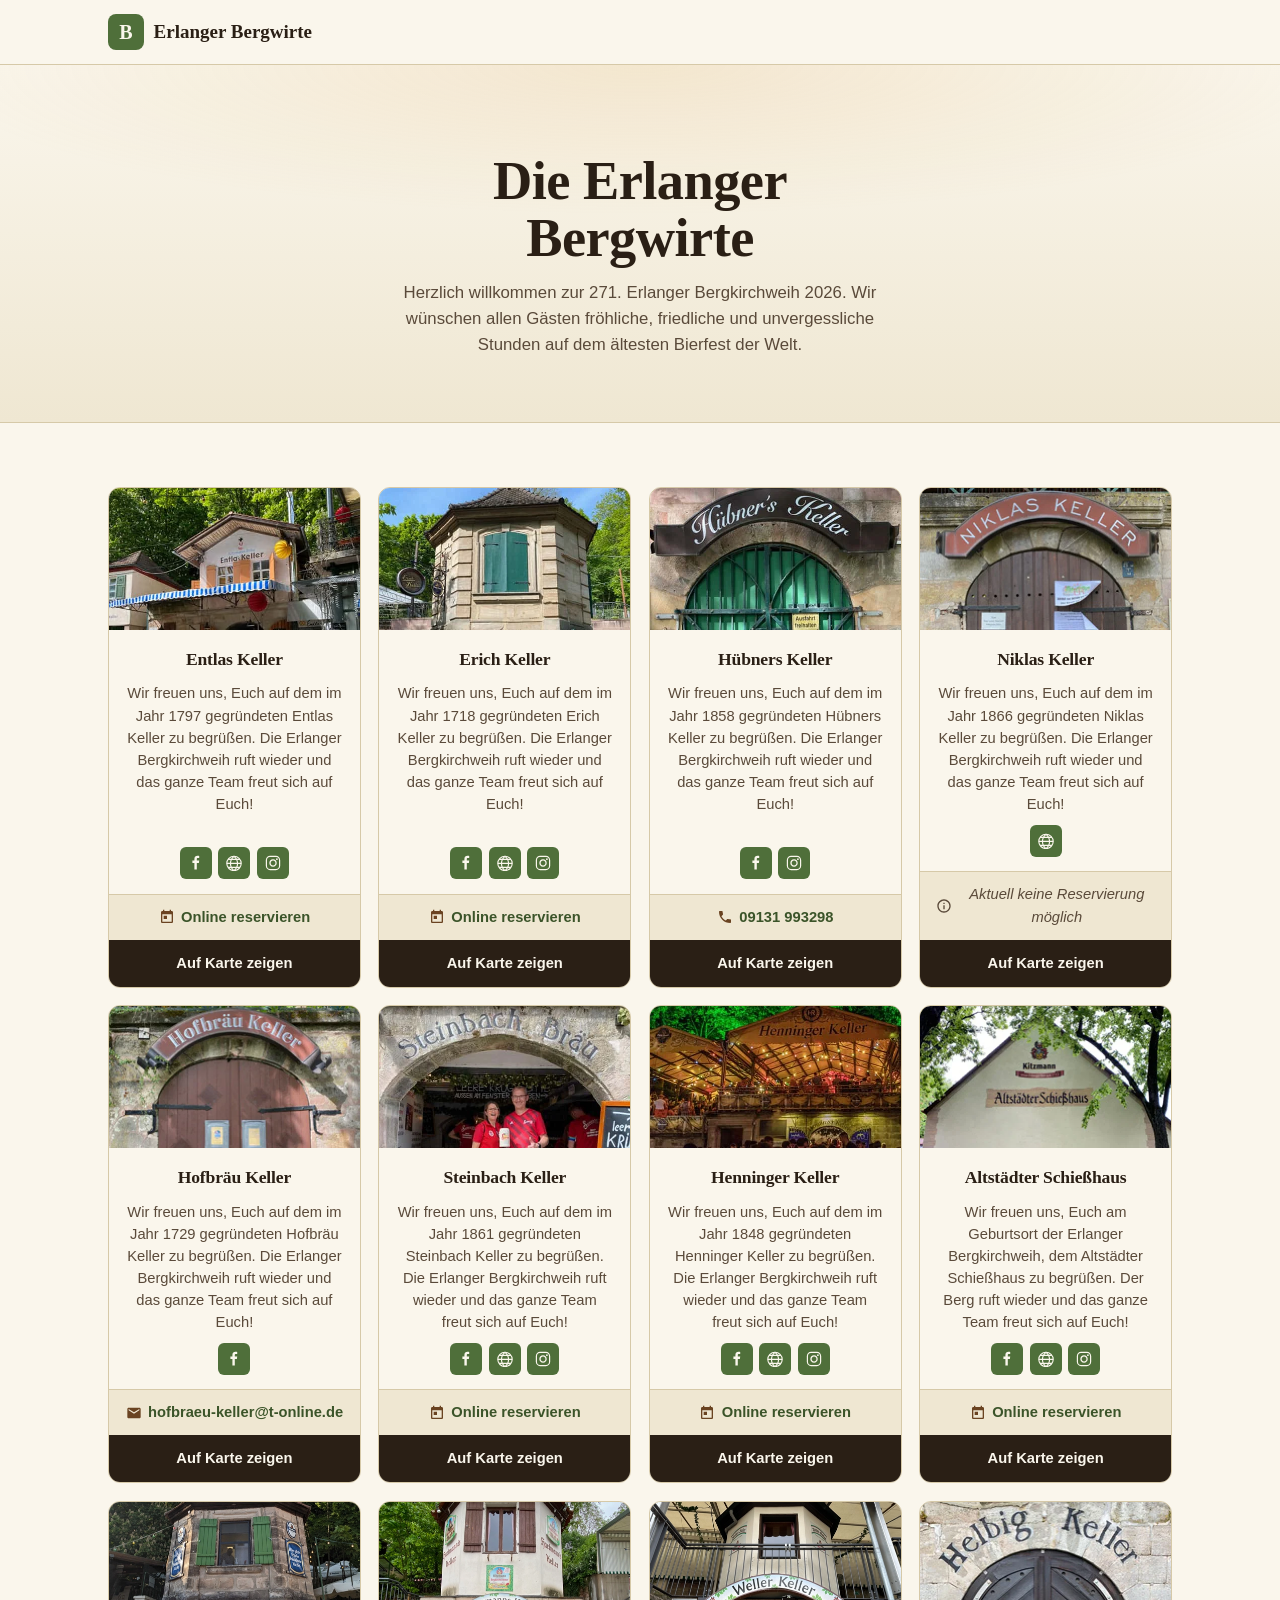
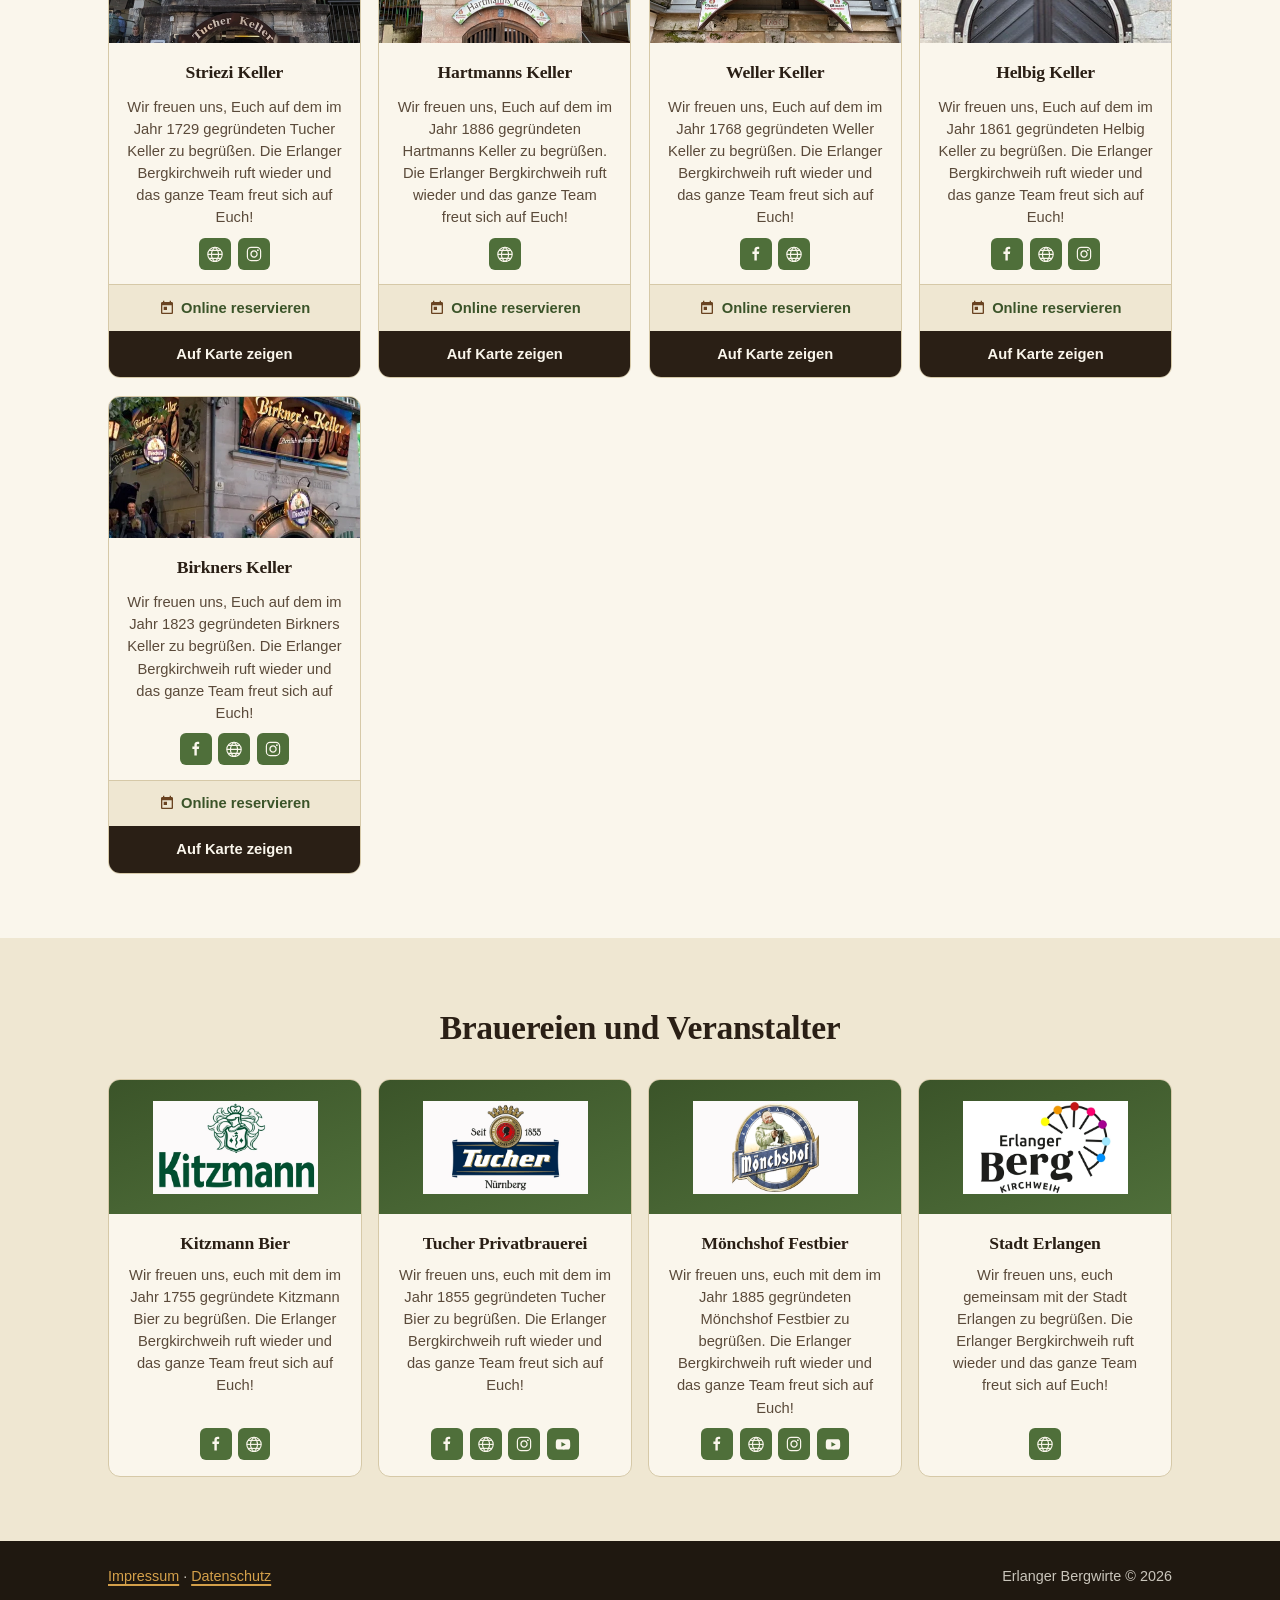
<file: index.html>
<!doctype html>
<html lang="de">
<head>
  <meta charset="utf-8">
  <meta name="viewport" content="width=device-width, initial-scale=1">
  <title>Erlanger Bergwirte</title>
  <meta name="description" content="Erlanger Bergwirte – herzlich willkommen zur 271. Erlanger Bergkirchweih 2026.">
  <meta name="theme-color" content="#4f6f3a">
  <meta property="og:title" content="Erlanger Bergwirte">
  <meta property="og:description" content="Herzlich willkommen zur 271. Erlanger Bergkirchweih 2026.">
  <meta property="og:type" content="website">
  <link rel="stylesheet" href="styles.css">
  <link rel="icon" href="data:image/svg+xml,%3Csvg xmlns='http://www.w3.org/2000/svg' viewBox='0 0 32 32'%3E%3Crect width='32' height='32' rx='6' fill='%234f6f3a'/%3E%3Ctext x='16' y='22' font-size='18' text-anchor='middle' fill='%23faf6ec' font-family='ui-serif,Georgia,serif' font-weight='700'%3EB%3C/text%3E%3C/svg%3E">
</head>
<body>

<svg xmlns="http://www.w3.org/2000/svg" style="position:absolute;width:0;height:0" aria-hidden="true">
  <symbol id="i-fb" viewBox="0 0 20 20"><path d="M11,10h2.6l0.4-3H11V5.3c0-0.9,0.2-1.5,1.5-1.5H14V1.1c-0.3,0-1-0.1-2.1-0.1C9.6,1,8,2.4,8,5v2H5.5v3H8v8h3V10z"/></symbol>
  <symbol id="i-web" viewBox="0 0 20 20" fill="none" stroke="currentColor" stroke-width="1.4"><path d="M1,10.5 L19,10.5"/><path d="M2.35,15.5 L17.65,15.5"/><path d="M2.35,5.5 L17.523,5.5"/><path d="M10,19.46 L9.98,19.46 C7.31,17.33 5.61,14.141 5.61,10.58 C5.61,7.02 7.33,3.83 10,1.7 L10,1.7 C12.67,3.83 14.4,7.02 14.4,10.58 C14.4,14.141 12.67,17.33 10,19.46 Z"/><circle cx="10" cy="10.5" r="9"/></symbol>
  <symbol id="i-ig" viewBox="0 0 20 20"><path d="M13.55,1H6.46C3.45,1,1,3.44,1,6.44v7.12c0,3,2.45,5.44,5.46,5.44h7.08c3.02,0,5.46-2.44,5.46-5.44V6.44C19.01,3.44,16.56,1,13.55,1z M17.5,14c0,1.93-1.57,3.5-3.5,3.5H6c-1.93,0-3.5-1.57-3.5-3.5V6c0-1.93,1.57-3.5,3.5-3.5h8c1.93,0,3.5,1.57,3.5,3.5V14z"/><circle cx="14.87" cy="5.26" r="1.09"/><path d="M10.03,5.45c-2.55,0-4.63,2.06-4.63,4.6c0,2.55,2.07,4.61,4.63,4.61c2.56,0,4.63-2.061,4.63-4.61C14.65,7.51,12.58,5.45,10.03,5.45z M10.08,13c-1.66,0-3-1.34-3-2.99c0-1.65,1.34-2.99,3-2.99s3,1.34,3,2.99C13.08,11.66,11.74,13,10.08,13z"/></symbol>
  <symbol id="i-yt" viewBox="0 0 20 20"><path d="M15,4.1c1,0.1,2.3,0,3,0.8c0.8,0.8,0.9,2.1,0.9,3.1C19,9.2,19,10.9,19,12c-0.1,1.1,0,2.4-0.5,3.4c-0.5,1.1-1.4,1.5-2.5,1.6c-1.2,0.1-8.6,0.1-11,0c-1.1-0.1-2.4-0.1-3.2-1c-0.7-0.8-0.7-2-0.8-3C1,11.8,1,10.1,1,8.9c0-1.1,0-2.4,0.5-3.4C2,4.5,3,4.3,4.1,4.2C5.3,4.1,12.6,4,15,4.1z M8,7.5v6l5.5-3L8,7.5z"/></symbol>
  <symbol id="i-cal" viewBox="0 0 24 24"><path d="M19 3h-1V1h-2v2H8V1H6v2H5c-1.11 0-1.99.9-1.99 2L3 19c0 1.1.89 2 2 2h14c1.1 0 2-.9 2-2V5c0-1.1-.9-2-2-2zm0 16H5V8h14v11zM7 10h5v5H7z" fill="currentColor"/></symbol>
  <symbol id="i-tel" viewBox="0 0 24 24"><path d="M20 15.5c-1.25 0-2.45-.2-3.57-.57-.35-.11-.74-.03-1.02.24l-2.2 2.2c-2.83-1.44-5.15-3.75-6.59-6.58l2.2-2.21c.27-.27.35-.66.24-1.01C8.7 6.45 8.5 5.25 8.5 4c0-.55-.45-1-1-1H4c-.55 0-1 .45-1 1 0 9.39 7.61 17 17 17 .55 0 1-.45 1-1v-3.5c0-.55-.45-1-1-1z" fill="currentColor"/></symbol>
  <symbol id="i-mail" viewBox="0 0 24 24"><path d="M20 4H4c-1.1 0-1.99.9-1.99 2L2 18c0 1.1.9 2 2 2h16c1.1 0 2-.9 2-2V6c0-1.1-.9-2-2-2zm0 4l-8 5-8-5V6l8 5 8-5v2z" fill="currentColor"/></symbol>
  <symbol id="i-info" viewBox="0 0 24 24"><path d="M11 7h2v2h-2zm0 4h2v6h-2zm1-9C6.48 2 2 6.48 2 12s4.48 10 10 10 10-4.48 10-10S17.52 2 12 2zm0 18c-4.41 0-8-3.59-8-8s3.59-8 8-8 8 3.59 8 8-3.59 8-8 8z" fill="currentColor"/></symbol>
</svg>

<a class="skip-link" href="#main">Direkt zum Inhalt springen</a>

<header class="site-header" role="banner">
  <div class="wrap site-header__inner">
    <a class="brand" href="#top" aria-label="Startseite Erlanger Bergwirte">
      <span class="brand__mark" aria-hidden="true">B</span>
      <span class="brand__text">Erlanger Bergwirte</span>
    </a>
  </div>
</header>

<main id="main">

  <section class="hero" id="top" aria-labelledby="hero-title">
    <div class="wrap hero__inner">
      <h1 id="hero-title" class="hero__title">Die Erlanger Bergwirte</h1>
      <p class="hero__lede">
        Herzlich willkommen zur 271. Erlanger Bergkirchweih 2026.
        Wir wünschen allen Gästen fröhliche, friedliche und unvergessliche Stunden
        auf dem ältesten Bierfest der Welt.
      </p>
    </div>
  </section>

  <section class="wirte" aria-labelledby="wirte-title">
    <div class="wrap">
      <h2 id="wirte-title" class="visually-hidden">Die Wirte am Berg</h2>
      <ul class="wirte-grid">

        <li class="card">
          <div class="card__art"><img src="images/keller/entlas.webp" alt="" loading="lazy" width="500" height="282"></div>
          <div class="card__body">
            <h3>Entlas Keller</h3>
            <p class="card__pitch">Wir freuen uns, Euch auf dem im Jahr 1797 gegründeten Entlas Keller zu begrüßen. Die Erlanger Bergkirchweih ruft wieder und das ganze Team freut sich auf Euch!</p>
            <ul class="links">
              <li><a href="https://de-de.facebook.com/entlas.keller/" target="_blank" rel="noopener noreferrer" aria-label="Facebook Entlas Keller"><svg class="icon"><use href="#i-fb"/></svg></a></li>
              <li><a href="https://entlaskeller.de/" target="_blank" rel="noopener noreferrer" aria-label="Website Entlas Keller"><svg class="icon"><use href="#i-web"/></svg></a></li>
              <li><a href="https://www.instagram.com/entlas_keller/" target="_blank" rel="noopener noreferrer" aria-label="Instagram Entlas Keller"><svg class="icon"><use href="#i-ig"/></svg></a></li>
            </ul>
          </div>
          <div class="card__reservation">
            <a href="https://reservierung-entlaskeller.de/info/" target="_blank" rel="noopener noreferrer">
              <svg class="icon" aria-hidden="true"><use href="#i-cal"/></svg>
              <span>Online reservieren</span>
            </a>
          </div>
          <a class="card__cta" href="https://maps.app.goo.gl/fnGP9LrhUXz2bEHU7" target="_blank" rel="noopener noreferrer">Auf Karte zeigen</a>
        </li>

        <li class="card">
          <div class="card__art"><img src="images/keller/erich.webp" alt="" loading="lazy" width="500" height="282"></div>
          <div class="card__body">
            <h3>Erich Keller</h3>
            <p class="card__pitch">Wir freuen uns, Euch auf dem im Jahr 1718 gegründeten Erich Keller zu begrüßen. Die Erlanger Bergkirchweih ruft wieder und das ganze Team freut sich auf Euch!</p>
            <ul class="links">
              <li><a href="https://www.facebook.com/Erichkeller-155544871151537" target="_blank" rel="noopener noreferrer" aria-label="Facebook Erich Keller"><svg class="icon"><use href="#i-fb"/></svg></a></li>
              <li><a href="https://www.erich-keller.net/biermarken/" target="_blank" rel="noopener noreferrer" aria-label="Website Erich Keller"><svg class="icon"><use href="#i-web"/></svg></a></li>
              <li><a href="https://www.instagram.com/erichkeller.berg" target="_blank" rel="noopener noreferrer" aria-label="Instagram Erich Keller"><svg class="icon"><use href="#i-ig"/></svg></a></li>
            </ul>
          </div>
          <div class="card__reservation">
            <a href="https://www.erich-keller.net/reservierung/" target="_blank" rel="noopener noreferrer">
              <svg class="icon" aria-hidden="true"><use href="#i-cal"/></svg>
              <span>Online reservieren</span>
            </a>
          </div>
          <a class="card__cta" href="https://maps.app.goo.gl/TShtQk54RFGmFxrq5" target="_blank" rel="noopener noreferrer">Auf Karte zeigen</a>
        </li>

        <li class="card">
          <div class="card__art"><img src="images/keller/huebners.webp" alt="" loading="lazy" width="500" height="282"></div>
          <div class="card__body">
            <h3>Hübners Keller</h3>
            <p class="card__pitch">Wir freuen uns, Euch auf dem im Jahr 1858 gegründeten Hübners Keller zu begrüßen. Die Erlanger Bergkirchweih ruft wieder und das ganze Team freut sich auf Euch!</p>
            <ul class="links">
              <li><a href="https://www.facebook.com/huebnerskeller/" target="_blank" rel="noopener noreferrer" aria-label="Facebook Hübners Keller"><svg class="icon"><use href="#i-fb"/></svg></a></li>
              <li><a href="https://www.instagram.com/huebners.keller/" target="_blank" rel="noopener noreferrer" aria-label="Instagram Hübners Keller"><svg class="icon"><use href="#i-ig"/></svg></a></li>
            </ul>
          </div>
          <div class="card__reservation">
            <a href="tel:+499131993298" >
              <svg class="icon" aria-hidden="true"><use href="#i-tel"/></svg>
              <span>09131 993298</span>
            </a>
          </div>
          <a class="card__cta" href="https://maps.app.goo.gl/EuKfwBFr2UC1KzvL7" target="_blank" rel="noopener noreferrer">Auf Karte zeigen</a>
        </li>

        <li class="card">
          <div class="card__art"><img src="images/keller/niklas.webp" alt="" loading="lazy" width="500" height="282"></div>
          <div class="card__body">
            <h3>Niklas Keller</h3>
            <p class="card__pitch">Wir freuen uns, Euch auf dem im Jahr 1866 gegründeten Niklas Keller zu begrüßen. Die Erlanger Bergkirchweih ruft wieder und das ganze Team freut sich auf Euch!</p>
            <ul class="links">
              <li><a href="http://www.niklaskeller.de/" target="_blank" rel="noopener noreferrer" aria-label="Website Niklas Keller"><svg class="icon"><use href="#i-web"/></svg></a></li>
            </ul>
          </div>
          <div class="card__reservation card__reservation--none">
            <svg class="icon" aria-hidden="true"><use href="#i-info"/></svg>
            <span>Aktuell keine Reservierung möglich</span>
          </div>
          <a class="card__cta" href="https://maps.app.goo.gl/wLrkQVBPu9qE3sUa7" target="_blank" rel="noopener noreferrer">Auf Karte zeigen</a>
        </li>

        <li class="card">
          <div class="card__art"><img src="images/keller/hofbrau.webp" alt="" loading="lazy" width="500" height="282"></div>
          <div class="card__body">
            <h3>Hofbräu Keller</h3>
            <p class="card__pitch">Wir freuen uns, Euch auf dem im Jahr 1729 gegründeten Hofbräu Keller zu begrüßen. Die Erlanger Bergkirchweih ruft wieder und das ganze Team freut sich auf Euch!</p>
            <ul class="links">
              <li><a href="https://www.facebook.com/pages/Hofbr%C3%A4u-Keller/501322066587742" target="_blank" rel="noopener noreferrer" aria-label="Facebook Hofbräu Keller"><svg class="icon"><use href="#i-fb"/></svg></a></li>
            </ul>
          </div>
          <div class="card__reservation">
            <a href="mailto:hofbraeu-keller@t-online.de" >
              <svg class="icon" aria-hidden="true"><use href="#i-mail"/></svg>
              <span>hofbraeu-keller@t-online.de</span>
            </a>
          </div>
          <a class="card__cta" href="https://maps.app.goo.gl/XZo4s8bxv99j2TG4A" target="_blank" rel="noopener noreferrer">Auf Karte zeigen</a>
        </li>

        <li class="card">
          <div class="card__art"><img src="images/keller/steinbach.webp" alt="" loading="lazy" width="500" height="282"></div>
          <div class="card__body">
            <h3>Steinbach Keller</h3>
            <p class="card__pitch">Wir freuen uns, Euch auf dem im Jahr 1861 gegründeten Steinbach Keller zu begrüßen. Die Erlanger Bergkirchweih ruft wieder und das ganze Team freut sich auf Euch!</p>
            <ul class="links">
              <li><a href="https://www.facebook.com/steinbach.braeu.erlangen" target="_blank" rel="noopener noreferrer" aria-label="Facebook Steinbach Keller"><svg class="icon"><use href="#i-fb"/></svg></a></li>
              <li><a href="https://steinbach-braeu.de/bergkirchweih/" target="_blank" rel="noopener noreferrer" aria-label="Website Steinbach Keller"><svg class="icon"><use href="#i-web"/></svg></a></li>
              <li><a href="https://www.instagram.com/steinbachbraeu/" target="_blank" rel="noopener noreferrer" aria-label="Instagram Steinbach Keller"><svg class="icon"><use href="#i-ig"/></svg></a></li>
            </ul>
          </div>
          <div class="card__reservation">
            <a href="https://steinbach-braeu.de/reservierung/" target="_blank" rel="noopener noreferrer">
              <svg class="icon" aria-hidden="true"><use href="#i-cal"/></svg>
              <span>Online reservieren</span>
            </a>
          </div>
          <a class="card__cta" href="https://maps.app.goo.gl/xybAW2M7FCrLjXSD6" target="_blank" rel="noopener noreferrer">Auf Karte zeigen</a>
        </li>

        <li class="card">
          <div class="card__art"><img src="images/keller/henninger.webp" alt="" loading="lazy" width="500" height="282"></div>
          <div class="card__body">
            <h3>Henninger Keller</h3>
            <p class="card__pitch">Wir freuen uns, Euch auf dem im Jahr 1848 gegründeten Henninger Keller zu begrüßen. Die Erlanger Bergkirchweih ruft wieder und das ganze Team freut sich auf Euch!</p>
            <ul class="links">
              <li><a href="https://www.facebook.com/henningererlangen" target="_blank" rel="noopener noreferrer" aria-label="Facebook Henninger Keller"><svg class="icon"><use href="#i-fb"/></svg></a></li>
              <li><a href="https://www.henninger-keller.com/" target="_blank" rel="noopener noreferrer" aria-label="Website Henninger Keller"><svg class="icon"><use href="#i-web"/></svg></a></li>
              <li><a href="https://www.instagram.com/henninger_keller/" target="_blank" rel="noopener noreferrer" aria-label="Instagram Henninger Keller"><svg class="icon"><use href="#i-ig"/></svg></a></li>
            </ul>
          </div>
          <div class="card__reservation">
            <a href="https://www.henninger-keller.com/reservierungsanfrage" target="_blank" rel="noopener noreferrer">
              <svg class="icon" aria-hidden="true"><use href="#i-cal"/></svg>
              <span>Online reservieren</span>
            </a>
          </div>
          <a class="card__cta" href="https://www.google.com/maps/search/?api=1&query=Henninger+Keller+Erlangen" target="_blank" rel="noopener noreferrer">Auf Karte zeigen</a>
        </li>

        <li class="card">
          <div class="card__art"><img src="images/keller/schiesshaus.webp" alt="" loading="lazy" width="500" height="282"></div>
          <div class="card__body">
            <h3>Altstädter Schießhaus</h3>
            <p class="card__pitch">Wir freuen uns, Euch am Geburtsort der Erlanger Bergkirchweih, dem Altstädter Schießhaus zu begrüßen. Der Berg ruft wieder und das ganze Team freut sich auf Euch!</p>
            <ul class="links">
              <li><a href="https://www.facebook.com/Altstaedter.Schiesshaus/" target="_blank" rel="noopener noreferrer" aria-label="Facebook Altstädter Schießhaus"><svg class="icon"><use href="#i-fb"/></svg></a></li>
              <li><a href="https://www.altstaedter-schiesshaus.de/" target="_blank" rel="noopener noreferrer" aria-label="Website Altstädter Schießhaus"><svg class="icon"><use href="#i-web"/></svg></a></li>
              <li><a href="https://www.instagram.com/altstaedter.schiesshaus/" target="_blank" rel="noopener noreferrer" aria-label="Instagram Altstädter Schießhaus"><svg class="icon"><use href="#i-ig"/></svg></a></li>
            </ul>
          </div>
          <div class="card__reservation">
            <a href="https://www.altstaedter-schiesshaus.de/bergkirchweih/" target="_blank" rel="noopener noreferrer">
              <svg class="icon" aria-hidden="true"><use href="#i-cal"/></svg>
              <span>Online reservieren</span>
            </a>
          </div>
          <a class="card__cta" href="https://maps.app.goo.gl/E45s2iUza9W3HSYk8" target="_blank" rel="noopener noreferrer">Auf Karte zeigen</a>
        </li>

        <li class="card">
          <div class="card__art"><img src="images/keller/striezi.webp" alt="" loading="lazy" width="500" height="282"></div>
          <div class="card__body">
            <h3>Striezi Keller</h3>
            <p class="card__pitch">Wir freuen uns, Euch auf dem im Jahr 1729 gegründeten Tucher Keller zu begrüßen. Die Erlanger Bergkirchweih ruft wieder und das ganze Team freut sich auf Euch!</p>
            <ul class="links">
              <li><a href="https://alterbrunnen.bergplatz.de/" target="_blank" rel="noopener noreferrer" aria-label="Website Striezi Keller"><svg class="icon"><use href="#i-web"/></svg></a></li>
              <li><a href="https://www.instagram.com/striezikeller/" target="_blank" rel="noopener noreferrer" aria-label="Instagram Striezi Keller"><svg class="icon"><use href="#i-ig"/></svg></a></li>
            </ul>
          </div>
          <div class="card__reservation">
            <a href="https://alterbrunnen.bergplatz.de/" target="_blank" rel="noopener noreferrer">
              <svg class="icon" aria-hidden="true"><use href="#i-cal"/></svg>
              <span>Online reservieren</span>
            </a>
          </div>
          <a class="card__cta" href="https://maps.app.goo.gl/pyanSz4nCVPfYE2y9" target="_blank" rel="noopener noreferrer">Auf Karte zeigen</a>
        </li>

        <li class="card">
          <div class="card__art"><img src="images/keller/hartmanns.webp" alt="" loading="lazy" width="500" height="282"></div>
          <div class="card__body">
            <h3>Hartmanns Keller</h3>
            <p class="card__pitch">Wir freuen uns, Euch auf dem im Jahr 1886 gegründeten Hartmanns Keller zu begrüßen. Die Erlanger Bergkirchweih ruft wieder und das ganze Team freut sich auf Euch!</p>
            <ul class="links">
              <li><a href="https://www.bratwurst-mueller.de/bergstation.html" target="_blank" rel="noopener noreferrer" aria-label="Website Hartmanns Keller"><svg class="icon"><use href="#i-web"/></svg></a></li>
            </ul>
          </div>
          <div class="card__reservation">
            <a href="http://www.bratwurst-mueller.de/reservierung.html" target="_blank" rel="noopener noreferrer">
              <svg class="icon" aria-hidden="true"><use href="#i-cal"/></svg>
              <span>Online reservieren</span>
            </a>
          </div>
          <a class="card__cta" href="https://maps.app.goo.gl/V7qqWJVwsdXsMhzo7" target="_blank" rel="noopener noreferrer">Auf Karte zeigen</a>
        </li>

        <li class="card">
          <div class="card__art"><img src="images/keller/weller.webp" alt="" loading="lazy" width="500" height="282"></div>
          <div class="card__body">
            <h3>Weller Keller</h3>
            <p class="card__pitch">Wir freuen uns, Euch auf dem im Jahr 1768 gegründeten Weller Keller zu begrüßen. Die Erlanger Bergkirchweih ruft wieder und das ganze Team freut sich auf Euch!</p>
            <ul class="links">
              <li><a href="https://www.facebook.com/brauerei.weller.eG" target="_blank" rel="noopener noreferrer" aria-label="Facebook Weller Keller"><svg class="icon"><use href="#i-fb"/></svg></a></li>
              <li><a href="http://www.bratwurst-mueller.de/bergstation.html" target="_blank" rel="noopener noreferrer" aria-label="Website Weller Keller"><svg class="icon"><use href="#i-web"/></svg></a></li>
            </ul>
          </div>
          <div class="card__reservation">
            <a href="http://www.bratwurst-mueller.de/reservierung.html" target="_blank" rel="noopener noreferrer">
              <svg class="icon" aria-hidden="true"><use href="#i-cal"/></svg>
              <span>Online reservieren</span>
            </a>
          </div>
          <a class="card__cta" href="https://maps.app.goo.gl/U7GhjaHmGopBkePX6" target="_blank" rel="noopener noreferrer">Auf Karte zeigen</a>
        </li>

        <li class="card">
          <div class="card__art"><img src="images/keller/helbig.webp" alt="" loading="lazy" width="500" height="282"></div>
          <div class="card__body">
            <h3>Helbig Keller</h3>
            <p class="card__pitch">Wir freuen uns, Euch auf dem im Jahr 1861 gegründeten Helbig Keller zu begrüßen. Die Erlanger Bergkirchweih ruft wieder und das ganze Team freut sich auf Euch!</p>
            <ul class="links">
              <li><a href="https://www.facebook.com/profile.php?id=100091307175264" target="_blank" rel="noopener noreferrer" aria-label="Facebook Helbig Keller"><svg class="icon"><use href="#i-fb"/></svg></a></li>
              <li><a href="https://www.helbigkeller.info/" target="_blank" rel="noopener noreferrer" aria-label="Website Helbig Keller"><svg class="icon"><use href="#i-web"/></svg></a></li>
              <li><a href="https://www.instagram.com/helbigkeller" target="_blank" rel="noopener noreferrer" aria-label="Instagram Helbig Keller"><svg class="icon"><use href="#i-ig"/></svg></a></li>
            </ul>
          </div>
          <div class="card__reservation">
            <a href="https://www.helbigkeller.info/" target="_blank" rel="noopener noreferrer">
              <svg class="icon" aria-hidden="true"><use href="#i-cal"/></svg>
              <span>Online reservieren</span>
            </a>
          </div>
          <a class="card__cta" href="https://maps.app.goo.gl/DPkQdVmpa5K4ui8p7" target="_blank" rel="noopener noreferrer">Auf Karte zeigen</a>
        </li>

        <li class="card">
          <div class="card__art"><img src="images/keller/birkners.webp" alt="" loading="lazy" width="500" height="282"></div>
          <div class="card__body">
            <h3>Birkners Keller</h3>
            <p class="card__pitch">Wir freuen uns, Euch auf dem im Jahr 1823 gegründeten Birkners Keller zu begrüßen. Die Erlanger Bergkirchweih ruft wieder und das ganze Team freut sich auf Euch!</p>
            <ul class="links">
              <li><a href="https://www.facebook.com/Birkners.Keller/" target="_blank" rel="noopener noreferrer" aria-label="Facebook Birkners Keller"><svg class="icon"><use href="#i-fb"/></svg></a></li>
              <li><a href="https://www.birkners-keller.de/" target="_blank" rel="noopener noreferrer" aria-label="Website Birkners Keller"><svg class="icon"><use href="#i-web"/></svg></a></li>
              <li><a href="https://www.instagram.com/birknerskeller/" target="_blank" rel="noopener noreferrer" aria-label="Instagram Birkners Keller"><svg class="icon"><use href="#i-ig"/></svg></a></li>
            </ul>
          </div>
          <div class="card__reservation">
            <a href="https://www.birkners-keller.de/" target="_blank" rel="noopener noreferrer">
              <svg class="icon" aria-hidden="true"><use href="#i-cal"/></svg>
              <span>Online reservieren</span>
            </a>
          </div>
          <a class="card__cta" href="https://maps.app.goo.gl/SzWDxseVdfp5ndb88" target="_blank" rel="noopener noreferrer">Auf Karte zeigen</a>
        </li>

      </ul>
    </div>
  </section>

  <section class="brauereien" aria-labelledby="brauereien-title">
    <div class="wrap">
      <h2 id="brauereien-title" class="brauereien__title">Brauereien und Veranstalter</h2>
      <ul class="brauereien-grid">

        <li class="brauerei">
          <div class="brauerei__logo"><img src="images/brauereien/kitzmann.webp" alt="" loading="lazy" width="500" height="280"></div>
          <h3>Kitzmann Bier</h3>
          <p class="brauerei__pitch">Wir freuen uns, euch mit dem im Jahr 1755 gegründete Kitzmann Bier zu begrüßen. Die Erlanger Bergkirchweih ruft wieder und das ganze Team freut sich auf Euch!</p>
          <ul class="links">
            <li><a href="https://www.facebook.com/kitzmannbier" target="_blank" rel="noopener noreferrer" aria-label="Facebook Kitzmann Bier"><svg class="icon"><use href="#i-fb"/></svg></a></li>
            <li><a href="https://kitzmann.de/bergkirchweih/" target="_blank" rel="noopener noreferrer" aria-label="Website Kitzmann Bier"><svg class="icon"><use href="#i-web"/></svg></a></li>
          </ul>
        </li>

        <li class="brauerei">
          <div class="brauerei__logo"><img src="images/brauereien/tucher.webp" alt="" loading="lazy" width="500" height="280"></div>
          <h3>Tucher Privatbrauerei</h3>
          <p class="brauerei__pitch">Wir freuen uns, euch mit dem im Jahr 1855 gegründeten Tucher Bier zu begrüßen. Die Erlanger Bergkirchweih ruft wieder und das ganze Team freut sich auf Euch!</p>
          <ul class="links">
            <li><a href="https://www.facebook.com/Tucher.Biere" target="_blank" rel="noopener noreferrer" aria-label="Facebook Tucher Privatbrauerei"><svg class="icon"><use href="#i-fb"/></svg></a></li>
            <li><a href="https://www.tucher.de/unser-engagement/bergkirchweih/" target="_blank" rel="noopener noreferrer" aria-label="Website Tucher Privatbrauerei"><svg class="icon"><use href="#i-web"/></svg></a></li>
            <li><a href="https://www.instagram.com/tucher_biere" target="_blank" rel="noopener noreferrer" aria-label="Instagram Tucher Privatbrauerei"><svg class="icon"><use href="#i-ig"/></svg></a></li>
            <li><a href="https://www.youtube.com/@tucherbiere1855" target="_blank" rel="noopener noreferrer" aria-label="YouTube Tucher Privatbrauerei"><svg class="icon"><use href="#i-yt"/></svg></a></li>
          </ul>
        </li>

        <li class="brauerei">
          <div class="brauerei__logo"><img src="images/brauereien/moenchshof.webp" alt="" loading="lazy" width="500" height="280"></div>
          <h3>Mönchshof Festbier</h3>
          <p class="brauerei__pitch">Wir freuen uns, euch mit dem im Jahr 1885 gegründeten Mönchshof Festbier zu begrüßen. Die Erlanger Bergkirchweih ruft wieder und das ganze Team freut sich auf Euch!</p>
          <ul class="links">
            <li><a href="https://www.facebook.com/brauspezialitaeten.moenchshof" target="_blank" rel="noopener noreferrer" aria-label="Facebook Mönchshof Festbier"><svg class="icon"><use href="#i-fb"/></svg></a></li>
            <li><a href="https://www.xn--mnchshof-n4a.de/moenchshof-erleben/veranstaltungen" target="_blank" rel="noopener noreferrer" aria-label="Website Mönchshof Festbier"><svg class="icon"><use href="#i-web"/></svg></a></li>
            <li><a href="https://www.instagram.com/moenchshof.de" target="_blank" rel="noopener noreferrer" aria-label="Instagram Mönchshof Festbier"><svg class="icon"><use href="#i-ig"/></svg></a></li>
            <li><a href="https://www.youtube.com/channel/UC31bxxmDBwI3r2neFmYskjQ" target="_blank" rel="noopener noreferrer" aria-label="YouTube Mönchshof Festbier"><svg class="icon"><use href="#i-yt"/></svg></a></li>
          </ul>
        </li>

        <li class="brauerei">
          <div class="brauerei__logo"><img src="images/brauereien/erlangen.webp" alt="" loading="lazy" width="500" height="280"></div>
          <h3>Stadt Erlangen</h3>
          <p class="brauerei__pitch">Wir freuen uns, euch gemeinsam mit der Stadt Erlangen zu begrüßen. Die Erlanger Bergkirchweih ruft wieder und das ganze Team freut sich auf Euch!</p>
          <ul class="links">
            <li><a href="https://erlangen.de/themenseite/thema/bergkirchweih" target="_blank" rel="noopener noreferrer" aria-label="Website Stadt Erlangen"><svg class="icon"><use href="#i-web"/></svg></a></li>
          </ul>
        </li>

      </ul>
    </div>
  </section>


</main>

<footer class="site-footer" role="contentinfo">
  <div class="wrap site-footer__inner">
    <p class="site-footer__legal"><a href="/impressum/">Impressum</a> &middot; <a href="/datenschutz/">Datenschutz</a></p>
    <p class="site-footer__copy">Erlanger Bergwirte &copy; 2026</p>
  </div>
</footer>

</body>
</html>
</file>
<file: styles.css>
/* Erlanger Bergwirte – Inhalte gespiegelt von bergwirte.de.
   System fonts only. Palette: Kastanienblatt-Grün, Bierbraun, Lampion-Gold, Papier-Creme. */

:root {
  --green: #4f6f3a;
  --green-deep: #3b5429;
  --brown: #8b5a2b;
  --brown-deep: #6a4321;
  --gold: #d4a04a;
  --gold-deep: #b07f29;
  --creme: #faf6ec;
  --creme-deep: #efe7d2;
  --ink: #2a1f15;
  --ink-soft: #5a4a3a;
  --line: #d6c9a8;

  --font-sans: -apple-system, BlinkMacSystemFont, "Segoe UI", Roboto,
               Helvetica, Arial, sans-serif;
  --font-serif: ui-serif, Georgia, Cambria, "Times New Roman", Times, serif;

  --wrap: 1120px;
  --pad: clamp(1rem, 2.5vw, 1.75rem);
  --radius: 12px;
  --radius-sm: 6px;
}

*, *::before, *::after { box-sizing: border-box; }

html { scroll-behavior: smooth; }

body {
  margin: 0;
  font-family: var(--font-sans);
  font-size: 17px;
  line-height: 1.55;
  color: var(--ink);
  background: var(--creme);
  -webkit-font-smoothing: antialiased;
  text-rendering: optimizeLegibility;
}

a {
  color: var(--green-deep);
  text-decoration-thickness: 2px;
  text-underline-offset: 3px;
}
a:hover { color: var(--brown-deep); }
a:focus-visible {
  outline: 3px solid var(--gold-deep);
  outline-offset: 2px;
  border-radius: 2px;
}

h1, h2, h3 {
  font-family: var(--font-serif);
  font-weight: 700;
  letter-spacing: -0.01em;
  margin: 0 0 0.5em;
  color: var(--ink);
}

p { margin: 0 0 1em; }
ul, ol { margin: 0; padding: 0; list-style: none; }

.wrap {
  width: 100%;
  max-width: var(--wrap);
  margin-inline: auto;
  padding-inline: var(--pad);
}

.skip-link {
  position: absolute;
  left: -9999px;
  top: 0;
  background: var(--ink);
  color: var(--creme);
  padding: 0.6rem 1rem;
  z-index: 1000;
}
.skip-link:focus {
  left: 1rem;
  top: 1rem;
}

.visually-hidden {
  position: absolute;
  width: 1px; height: 1px;
  padding: 0; margin: -1px;
  overflow: hidden;
  clip: rect(0, 0, 0, 0);
  white-space: nowrap;
  border: 0;
}

.icon {
  width: 18px;
  height: 18px;
  display: block;
  fill: currentColor;
}

/* ---------- Header ---------- */

.site-header {
  background: var(--creme);
  border-bottom: 1px solid var(--line);
}
.site-header__inner {
  display: flex;
  align-items: center;
  gap: 1rem;
  min-height: 64px;
  flex-wrap: wrap;
}

.brand {
  display: inline-flex;
  align-items: center;
  gap: 0.6rem;
  text-decoration: none;
  color: inherit;
  margin-right: auto;
}
.brand__mark {
  display: grid;
  place-items: center;
  width: 36px;
  height: 36px;
  border-radius: 8px;
  background: var(--green);
  color: var(--creme);
  font-family: var(--font-serif);
  font-weight: 700;
  font-size: 20px;
  line-height: 1;
}
.brand__text {
  font-family: var(--font-serif);
  font-size: 19px;
  font-weight: 700;
}

/* ---------- Hero ---------- */

.hero {
  padding: clamp(3rem, 8vw, 5.5rem) 0 clamp(2.5rem, 5vw, 4rem);
  background:
    radial-gradient(80% 60% at 50% 0%, rgba(212, 160, 74, 0.18) 0%, transparent 70%),
    linear-gradient(180deg, var(--creme) 0%, var(--creme-deep) 100%);
  border-bottom: 1px solid var(--line);
  text-align: center;
}
.hero__inner { max-width: 60ch; margin-inline: auto; }
.hero__title {
  font-size: clamp(2rem, 5.5vw, 3.4rem);
  margin: 0 0 0.8rem;
  line-height: 1.05;
}
.hero__lede {
  color: var(--ink-soft);
  font-size: 1.05rem;
  margin: 0;
}

/* ---------- Sections ---------- */

section { padding-block: clamp(2.5rem, 5vw, 4rem); }

/* ---------- Wirte: cards ---------- */

.wirte-grid {
  display: grid;
  grid-template-columns: repeat(auto-fill, minmax(240px, 1fr));
  gap: 1.1rem;
}

.card {
  background: var(--creme);
  border: 1px solid var(--line);
  border-radius: var(--radius);
  overflow: hidden;
  display: flex;
  flex-direction: column;
  transition: transform .15s ease, box-shadow .15s ease;
}
.card:hover {
  transform: translateY(-2px);
  box-shadow: 0 14px 28px -16px rgba(42, 31, 21, 0.25);
}

.card__art {
  aspect-ratio: 500 / 282;
  background-color: var(--green-deep);
  overflow: hidden;
}
.card__art img {
  width: 100%;
  height: 100%;
  object-fit: cover;
  display: block;
}

.card__body {
  padding: 1rem 1.1rem 0.9rem;
  display: flex;
  flex-direction: column;
  gap: 0.6rem;
  flex: 1;
}
.card__body h3 {
  font-size: 1.1rem;
  margin: 0;
  text-align: center;
}
.card__pitch {
  margin: 0;
  font-size: 0.92rem;
  color: var(--ink-soft);
  line-height: 1.5;
  text-align: center;
}

.links {
  display: flex;
  gap: 0.4rem;
  justify-content: center;
  margin-top: auto;
}
.links a {
  display: grid;
  place-items: center;
  width: 32px;
  height: 32px;
  border-radius: 6px;
  background: var(--green);
  color: var(--creme);
  text-decoration: none;
  transition: background-color .15s ease;
}
.links a:hover { background: var(--green-deep); }
.links .icon { width: 16px; height: 16px; }

.card__reservation {
  display: flex;
  align-items: center;
  justify-content: center;
  gap: 0.4rem;
  padding: 0.7rem 1rem;
  background: var(--creme-deep);
  border-top: 1px solid var(--line);
  font-size: 0.92rem;
  min-height: 2.6rem;
  text-align: center;
  word-break: break-word;
}
.card__reservation a {
  display: inline-flex;
  align-items: center;
  gap: 0.4rem;
  color: var(--green-deep);
  text-decoration: none;
  font-weight: 600;
}
.card__reservation a:hover {
  color: var(--brown-deep);
  text-decoration: underline;
}
.card__reservation .icon {
  width: 16px;
  height: 16px;
  flex-shrink: 0;
  color: var(--brown-deep);
}
.card__reservation--none {
  color: var(--ink-soft);
  font-style: italic;
}
.card__reservation--none .icon {
  color: var(--ink-soft);
}

.card__cta {
  display: block;
  padding: 0.75rem 1rem;
  background: var(--ink);
  color: var(--creme);
  font-weight: 600;
  font-size: 0.92rem;
  text-align: center;
  text-decoration: none;
  transition: background-color .15s ease;
}
.card__cta:hover { background: var(--brown-deep); color: var(--creme); }

/* ---------- Brauereien ---------- */

.brauereien { background: var(--creme-deep); }

.brauereien__title {
  text-align: center;
  font-size: clamp(1.55rem, 3vw, 2.1rem);
  margin: 0 0 1.6rem;
}

.brauereien-grid {
  display: grid;
  grid-template-columns: repeat(auto-fit, minmax(240px, 1fr));
  gap: 1rem;
}

.brauerei {
  background: var(--creme);
  border: 1px solid var(--line);
  border-radius: var(--radius);
  overflow: hidden;
  display: flex;
  flex-direction: column;
}
.brauerei__logo {
  background: linear-gradient(160deg, var(--green-deep) 0%, var(--green) 100%);
  display: grid;
  place-items: center;
  padding: 1.3rem 1rem;
  aspect-ratio: 500 / 200;
}
.brauerei__logo img {
  display: block;
  max-width: 75%;
  max-height: 100%;
  width: auto;
  height: auto;
  object-fit: contain;
}
.brauerei h3 {
  font-size: 1.1rem;
  margin: 1rem 1.2rem 0;
  text-align: center;
}
.brauerei__pitch {
  margin: 0.4rem 1.2rem 0.6rem;
  font-size: 0.92rem;
  color: var(--ink-soft);
  text-align: center;
  line-height: 1.5;
}
.brauerei .links {
  margin: auto 1rem 1rem;
}

/* ---------- Footer ---------- */

.site-footer {
  background: #1f1810;
  color: rgba(250, 246, 236, 0.78);
  font-size: 0.9rem;
}
.site-footer a { color: var(--gold); }
.site-footer a:hover { color: var(--creme); }

.site-footer__inner {
  display: flex;
  justify-content: space-between;
  align-items: center;
  flex-wrap: wrap;
  gap: 0.5rem 1.5rem;
  padding-block: 1.5rem;
}
.site-footer__inner > * { margin: 0; }
.site-footer__legal { text-align: left; }
.site-footer__copy { text-align: right; }

@media (max-width: 640px) {
  .site-footer__inner { justify-content: center; text-align: center; }
  .site-footer__legal,
  .site-footer__copy { text-align: center; }
}

/* ---------- Reduced motion ---------- */

@media (prefers-reduced-motion: reduce) {
  html { scroll-behavior: auto; }
  *, *::before, *::after {
    transition: none !important;
    animation-duration: 0.001ms !important;
  }
}
</file>
